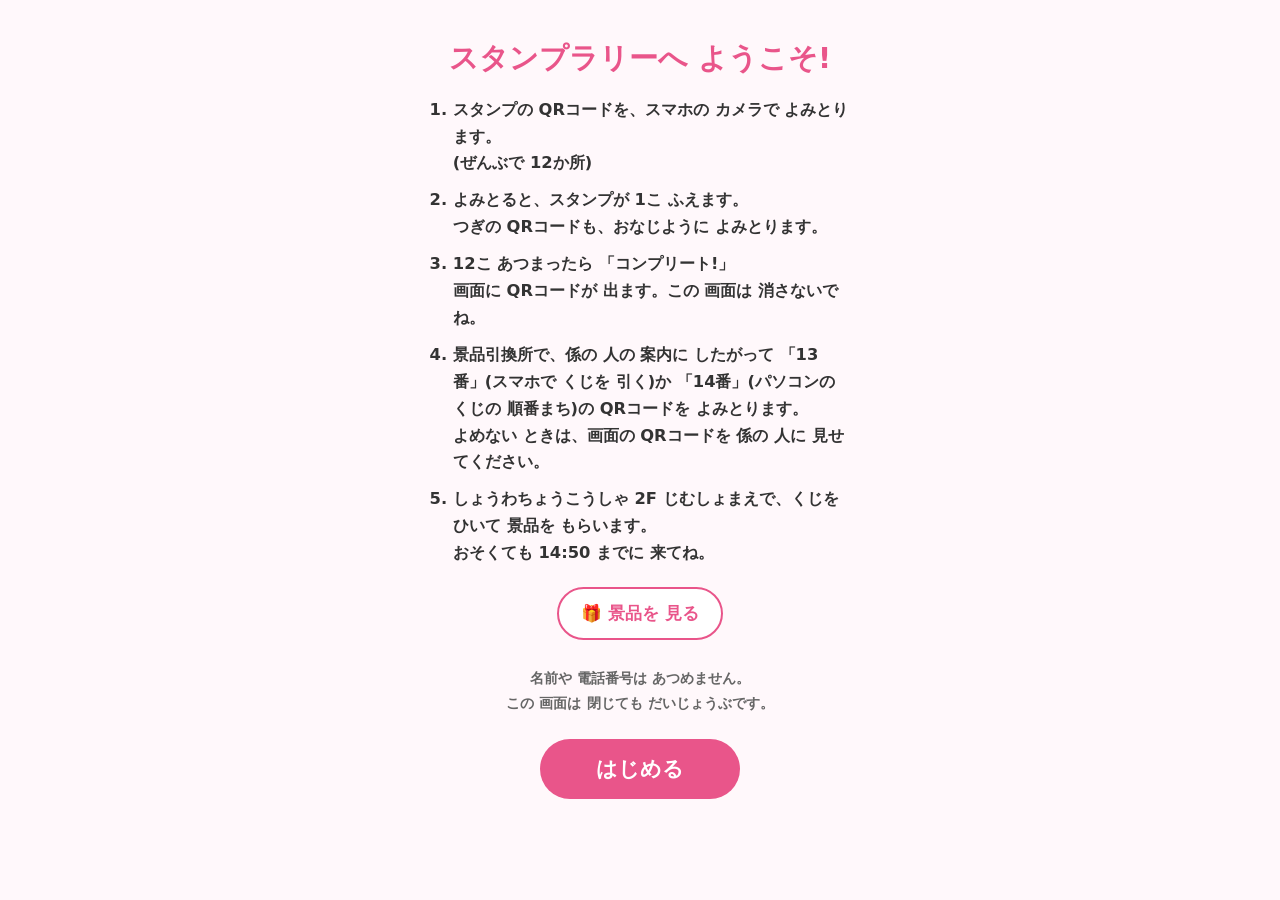
<file: index.html>
<!doctype html>
<html lang="ja">
<head>
  <meta charset="utf-8">
  <meta name="viewport" content="width=device-width, initial-scale=1">
  <title>カギフェス2026 スタンプラリー</title>
  <link rel="stylesheet" href="style.css">
</head>
<body>
<main class="app">
  <section id="introScreen" class="intro hidden">
    <h1>スタンプラリーへ ようこそ!</h1>
    <ol class="howto">
      <li><b>スタンプの QRコード</b>を、スマホの カメラで よみとります。<br>(ぜんぶで 12か所)</li>
      <li>よみとると、スタンプが 1こ ふえます。<br>つぎの QRコードも、おなじように よみとります。</li>
      <li><b>12こ あつまったら 「コンプリート!」</b><br>画面に QRコードが 出ます。この 画面は 消さないでね。</li>
      <li>景品引換所で、係の 人の 案内に したがって 「13番」(スマホで くじを 引く)か 「14番」(パソコンの くじの 順番まち)の QRコードを よみとります。<br>よめない ときは、画面の QRコードを 係の 人に 見せてください。</li>
      <li>しょうわちょうこうしゃ 2F じむしょまえで、くじを ひいて 景品を もらいます。<br><b>おそくても 14:50 までに</b> 来てね。</li>
    </ol>
    <p class="prize-link-wrap"><a class="prize-link" href="prizes.html">🎁 景品を 見る</a></p>
    <p class="intro-small">名前や 電話番号は あつめません。<br>この 画面は 閉じても だいじょうぶです。</p>
    <button id="introStart" class="start-btn" type="button">はじめる</button>
  </section>

  <section id="mainScreen">
    <header>
      <p class="eyebrow">カギフェス2026</p>
      <h1>スタンプラリー</h1>
    </header>

    <p class="prize-link-wrap"><a class="prize-link" href="prizes.html">🎁 景品を 見る</a></p>

    <section id="messageBox" class="message info">
      QRコードを よみとると、ここに スタンプが たまります。
    </section>

    <section id="noticeBox" class="notice hidden"></section>

    <section class="progress-card">
      <div class="progress-text">
        <span id="countText">0 / 12</span>
        <span id="completeText">スタンプを あつめよう</span>
      </div>
      <div class="progress-bar"><div id="progressBar" class="progress-fill"></div></div>
    </section>

    <section id="stampBoard" class="stamp-board"></section>

    <section id="queueArea" class="queue-area hidden"></section>

    <section id="completeArea" class="complete-area hidden">
      <h2>🎉 コンプリート! 🎉</h2>
      <p id="completeLead">しょうわちょうこうしゃ 2F じむしょまえへ、14:50までに 来てね。</p>
      <p id="participantDisplay" class="participant"></p>
      <div id="participantQrArea" class="participant-qr"></div>
      <p id="completeNote" class="note">景品引換所で、係の 人の 案内に したがって 「13番」(スマホで くじを 引く)か 「14番」(パソコンの くじの 順番まち)の QRコードを よみとります。よめない ときは、この QRコードを 係の 人に 見せてください。</p>
      <div class="visit-box">
        <p class="visit-title">景品引換所</p>
        <p class="visit-place">しょうわちょうこうしゃ<br>2F じむしょまえ</p>
        <p>こんざつを さけるため、<strong>時間を まもってください。</strong></p>
        <p>くじで 景品が きまります。景品が なくなったら おわりです。</p>
        <p class="visit-time"><strong>おそくても 14:50 までに</strong> 来てね。</p>
      </div>
    </section>

    <section id="closedArea" class="closed-area hidden">
      <h2>🎉 コンプリート! 🎉</h2>
      <p><strong>くじは おわりました。</strong></p>
      <p>ありがとうございました!</p>
    </section>

    <section id="finishedArea" class="finished-area hidden">
      <h2>くじの 受付は すみました</h2>
      <p>くじ引き機の 前では、係の 人の あんないに したがってね。<br>ありがとうございました!</p>
    </section>

    <details class="rule-box">
      <summary>やりかたを 見る</summary>
      <p>QRコードを よみとって、スタンプを あつめます。</p>
      <p>12こ あつめたら、しょうわちょうこうしゃ 2F じむしょまえで、くじを ひいて 景品を もらえます。おそくても 14:50 までに 来てね。</p>
      <p>名前、住所、電話番号、メールアドレスは あつめません。</p>
      <p>スタンプを よみとった 時間と、スタンプの 番号だけを きろくします。</p>
      <p>この 画面は 閉じても だいじょうぶです。でも、ブラウザの 履歴を 消すと、スタンプも 消えます。</p>
    </details>

    <footer class="footer">
      <p>スタンプを あつめた じょうきょうは、学園祭を よくするために きろくします。</p>
    </footer>
  </section>
</main>
<script src="vendor/qrcode.js"></script>
<script src="app.js"></script>
</body>
</html>
</file>
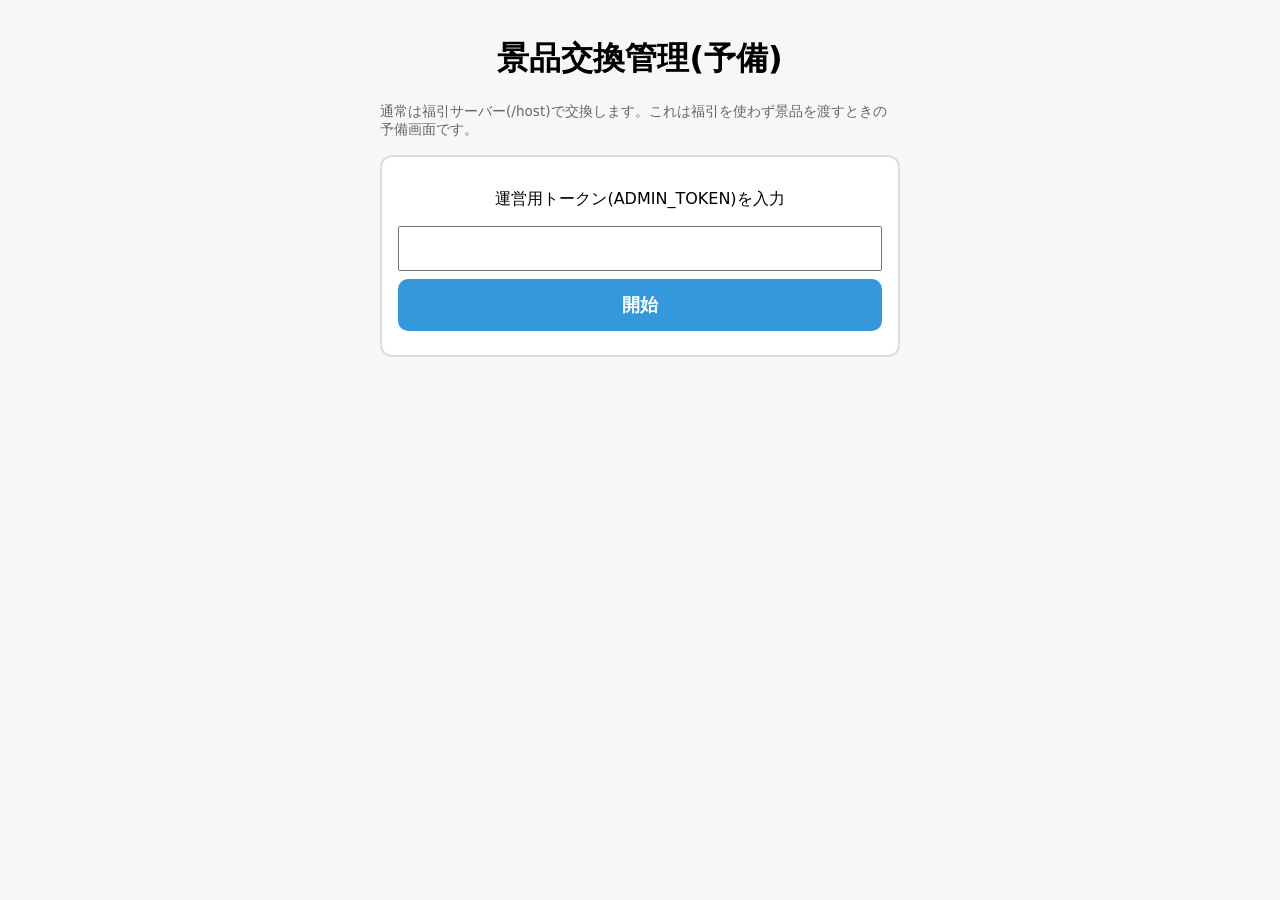
<file: admin.html>
<!doctype html>
<html lang="ja">
<head>
<meta charset="utf-8">
<meta name="viewport" content="width=device-width, initial-scale=1">
<title>景品交換管理(予備)</title>
<script src="vendor/html5-qrcode.min.js"></script>
<style>
body{font-family:system-ui,sans-serif;background:#f7f7f7;padding:16px;max-width:520px;margin:auto}
h1{text-align:center}
#reader{width:100%;max-width:420px;margin:auto}
.card{background:#fff;border-radius:12px;padding:16px;margin-top:16px;text-align:center;border:2px solid #ddd;word-break:break-all}
.ok{border-color:#2ecc71;background:#f0fff5}.ng{border-color:#e74c3c;background:#fff0f0}.warn{border-color:#f1c40f;background:#fffbea}
button{font-size:18px;padding:14px 18px;border-radius:10px;border:none;color:#fff;font-weight:bold;margin:8px 0;width:100%}
.go{background:#2ecc71}.scan{background:#3498db}
input{font-size:18px;padding:10px;width:100%;box-sizing:border-box}
</style>
</head>
<body>
<h1>景品交換管理(予備)</h1>
<p style="font-size:.85rem;color:#666">通常は福引サーバー(/host)で交換します。これは福引を使わず景品を渡すときの予備画面です。</p>
<div id="login" class="card">
  <p>運営用トークン(ADMIN_TOKEN)を入力</p>
  <input id="tok" type="password" autocomplete="off">
  <button class="scan" id="loginBtn">開始</button>
</div>
<div id="app" style="display:none">
  <div id="reader"></div>
  <div id="result" class="card">参加者のコンプリート画面のQRコードを読み取ってください。</div>
</div>
<script>
const GAS_URL = "https://script.google.com/macros/s/AKfycbzfduTsOl5TIlOUYcYxkKdWewy_4gAYL2tsRzO4XYi9xNWabrofhcsQz_HKOs1XlPtD7Q/exec";
let TOKEN = "", qr = null, busy = false, seq = 0;
const $ = id => document.getElementById(id);

function show(title, lines, cls, buttons) {
  const r = $("result");
  r.className = "card " + cls;
  r.textContent = "";
  const h = document.createElement("h2"); h.textContent = title; r.appendChild(h);
  (lines || []).forEach(t => { const p = document.createElement("p"); p.textContent = t; r.appendChild(p); });
  (buttons || []).forEach(b => {
    const el = document.createElement("button");
    el.className = b.cls; el.textContent = b.text; el.onclick = b.fn; r.appendChild(el);
  });
}
function gas(params) {
  return new Promise((resolve, reject) => {
    const name = "__a" + (++seq);
    const s = document.createElement("script");
    const end = () => { delete window[name]; s.remove(); };
    const t = setTimeout(() => { end(); reject(new Error("timeout")); }, 12000);
    window[name] = res => { clearTimeout(t); end(); resolve(res); };
    s.onerror = () => { clearTimeout(t); end(); reject(new Error("net")); };
    const u = new URL(GAS_URL);
    Object.entries({ ...params, token: TOKEN, callback: name }).forEach(([k, v]) => u.searchParams.set(k, v));
    s.src = u.toString();
    document.body.appendChild(s);
  });
}
function next() { busy = false; try { qr.resume(); } catch (e) {} }

async function onScan(text) {
  if (busy) return;
  busy = true;
  try { qr.pause(true); } catch (e) {}
  const pid = String(text).trim();
  show("確認中...", [pid], "warn");
  let res;
  try { res = await gas({ action: "checkPrize", participantId: pid }); }
  catch (e) { show("GASに接続できません", ["通信を確認してください。"], "ng", [{ cls: "scan", text: "次を読み取る", fn: next }]); return; }
  if (res && res.error === "token") { show("トークンが違います", ["ADMIN_TOKEN を確認してください。"], "ng", [{ cls: "scan", text: "次を読み取る", fn: next }]); return; }
  const r = res && res.result;
  if (r === "OK") {
    show("交換OK", [pid, "景品を渡す前に押してください。"], "ok", [{ cls: "go", text: "交換済みにする", fn: async () => {
      try {
        const c = await gas({ action: "claimPrize", participantId: pid, mode: "normal" });
        if (c && c.result === "OK") show("記録しました", ["景品をお渡しください。"], "ok", [{ cls: "scan", text: "次を読み取る", fn: next }]);
        else show("記録できませんでした", [String(c && c.result)], "ng", [{ cls: "scan", text: "次を読み取る", fn: next }]);
      } catch (e) { show("通信エラー", ["もう一度読み取って確認してください。"], "ng", [{ cls: "scan", text: "次を読み取る", fn: next }]); }
    } }, { cls: "scan", text: "やめる", fn: next }]);
  } else if (r === "DUPLICATE") show("交換済み", [pid, "すでに景品を渡しています。"], "ng", [{ cls: "scan", text: "次を読み取る", fn: next }]);
  else if (r === "NOT_COMPLETE") show("未コンプリート", [pid], "ng", [{ cls: "scan", text: "次を読み取る", fn: next }]);
  else if (r === "UNKNOWN_ID") show("記録なし", [pid, "送信が届いていない可能性があります。画面で12個そろっているか確認してください。"], "warn", [{ cls: "scan", text: "次を読み取る", fn: next }]);
  else show("確認できません", [String(r)], "ng", [{ cls: "scan", text: "次を読み取る", fn: next }]);
}

$("loginBtn").onclick = () => {
  TOKEN = $("tok").value.trim();
  if (!TOKEN) return;
  $("login").style.display = "none";
  $("app").style.display = "block";
  qr = new Html5Qrcode("reader");
  qr.start({ facingMode: "environment" }, { fps: 10, qrbox: 250 }, onScan, () => {})
    .catch(() => show("カメラを起動できません", ["カメラの許可を確認してください。"], "ng"));
};
</script>
</body>
</html>
</file>
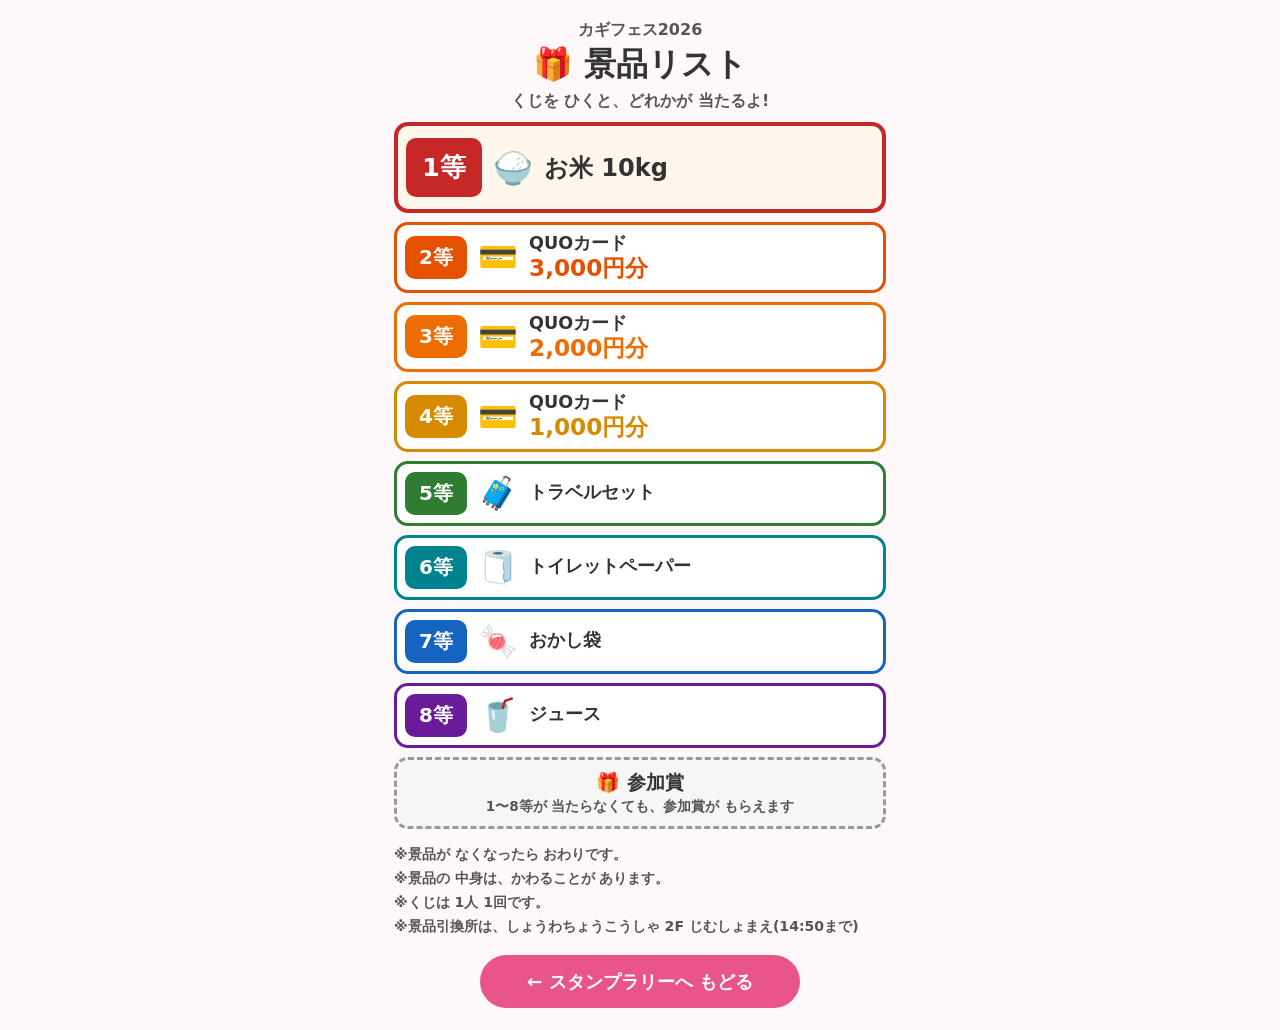
<file: prizes.html>
<!doctype html>
<html lang="ja">
<head>
  <meta charset="utf-8">
  <meta name="viewport" content="width=device-width, initial-scale=1">
  <title>カギフェス2026 景品リスト</title>
  <link rel="stylesheet" href="style.css">
  <style>
    .pz-head{text-align:center;margin:6px 0 10px}
    .pz-head .eyebrow{margin:0}
    .pz-head h1{margin:2px 0 4px;font-size:2rem}
    .pz-head p{margin:0;font-weight:bold;color:#555}
    .pz{display:flex;align-items:center;gap:10px;background:#fff;border:3px solid var(--c);border-radius:14px;padding:8px 12px 8px 8px;margin:0 0 9px}
    .pz .lv{background:var(--c);color:#fff;font-weight:900;border-radius:10px;min-width:62px;text-align:center;padding:8px 0;font-size:1.25rem}
    .pz .em{font-size:2rem;width:42px;text-align:center}
    .pz .nm{flex:1;font-weight:900;font-size:1.1rem;line-height:1.25}
    .pz .nm b{display:block;color:var(--c);font-size:1.45rem;line-height:1.15}
    .pz.top{border-width:4px;background:#fff6ec;padding:12px 12px 12px 8px}
    .pz.top .lv{font-size:1.6rem;min-width:76px;padding:12px 0}
    .pz.top .nm{font-size:1.5rem}
    .pz-part{border:3px dashed #999;border-radius:14px;background:#f6f6f6;text-align:center;padding:10px;font-weight:900;font-size:1.2rem;margin-bottom:12px}
    .pz-part small{display:block;font-size:.85rem;color:#555;margin-top:2px}
    .pz-note{font-size:.88rem;color:#555;line-height:1.7;font-weight:600}
    .pz-back{display:block;text-align:center;margin:16px auto 8px;padding:14px;max-width:320px;font-size:1.15rem;font-weight:800;color:#fff;background:var(--pink);border-radius:40px;text-decoration:none}
  </style>
</head>
<body>
<main class="app">
  <header class="pz-head">
    <p class="eyebrow">カギフェス2026</p>
    <h1>🎁 景品リスト</h1>
    <p>くじを ひくと、どれかが 当たるよ!</p>
  </header>

  <div class="pz top" style="--c:#c62828"><div class="lv">1等</div><div class="em">🍚</div><div class="nm">お米 10kg</div></div>
  <div class="pz" style="--c:#e65100"><div class="lv">2等</div><div class="em">💳</div><div class="nm">QUOカード<b>3,000円分</b></div></div>
  <div class="pz" style="--c:#ef6c00"><div class="lv">3等</div><div class="em">💳</div><div class="nm">QUOカード<b>2,000円分</b></div></div>
  <div class="pz" style="--c:#d68a00"><div class="lv">4等</div><div class="em">💳</div><div class="nm">QUOカード<b>1,000円分</b></div></div>
  <div class="pz" style="--c:#2e7d32"><div class="lv">5等</div><div class="em">🧳</div><div class="nm">トラベルセット</div></div>
  <div class="pz" style="--c:#00838f"><div class="lv">6等</div><div class="em">🧻</div><div class="nm">トイレットペーパー</div></div>
  <div class="pz" style="--c:#1565c0"><div class="lv">7等</div><div class="em">🍬</div><div class="nm">おかし袋</div></div>
  <div class="pz" style="--c:#6a1b9a"><div class="lv">8等</div><div class="em">🥤</div><div class="nm">ジュース</div></div>

  <div class="pz-part">🎁 参加賞<small>1〜8等が 当たらなくても、参加賞が もらえます</small></div>

  <p class="pz-note">※景品が なくなったら おわりです。<br>※景品の 中身は、かわることが あります。<br>※くじは 1人 1回です。<br>※景品引換所は、しょうわちょうこうしゃ 2F じむしょまえ(14:50まで)</p>

  <a class="pz-back" href="./">← スタンプラリーへ もどる</a>
</main>
</body>
</html>
</file>
<file: style.css>
/* 学園祭Webスタンプラリー(12か所版) */
:root{--pink:#e9558a;--pink-soft:#ff7aa8;--line:#ffd3e2;--bg:#fff8fb}
*{box-sizing:border-box}
body{margin:0;font-family:system-ui,-apple-system,"Hiragino Sans","Yu Gothic",sans-serif;background:var(--bg);color:#333;-webkit-text-size-adjust:100%}
.app{width:min(100%,520px);margin:0 auto;padding:14px}
.hidden{display:none!important}

.intro{min-height:90vh;display:flex;flex-direction:column;align-items:center;justify-content:center;text-align:center;font-weight:bold;color:var(--pink);padding:8px 4px}
.intro h1{font-size:1.8rem}
.intro p{font-size:1.25rem;line-height:1.7}

.eyebrow{margin:0;color:var(--pink);font-weight:bold}
h1{margin:0 0 12px;font-size:1.8rem}

.message,.progress-card,.rule-box,.notice{background:#fff;border:2px solid var(--line);border-radius:14px;padding:12px;margin-bottom:12px;font-weight:bold}
.notice{background:#fff8e8;border-color:#ffd16f}
.notice.high{background:#fff0f0;border-color:#ff8c8c}
.message.success{background:#f0fff5;border-color:#9be3b5}
.message.warning{background:#fff8e8;border-color:#ffd16f}
.message.error{background:#ffecec;border-color:#ff8c8c}

.progress-text{display:flex;justify-content:space-between;align-items:baseline;font-weight:bold;margin-bottom:8px}
#countText{color:var(--pink);font-size:1.4rem}
.progress-bar{height:14px;background:#ffe2ec;border-radius:20px;overflow:hidden}
.progress-fill{height:100%;width:0%;background:var(--pink-soft);transition:width .5s}

/* 12か所: 3列 x 4行 */
.stamp-board{display:grid;grid-template-columns:repeat(3,1fr);gap:10px}
.stamp-slot{aspect-ratio:1/1;min-height:96px;border:2px dashed #e5d4dc;border-radius:16px;background:#fff;display:flex;flex-direction:column;justify-content:center;align-items:center;padding:4px}
.stamp-slot.empty::before{content:attr(data-number);color:#ccb8c2;font-weight:bold;font-size:1.5rem}
.stamp-slot img{width:72%;max-width:100px;height:auto}
.stamp-time{margin-top:2px;font-size:.68rem;line-height:1.2;color:#555;font-weight:bold;text-align:center}
.stamp-slot.pop img{animation:pop .6s ease-out}
@keyframes pop{0%{transform:scale(2.2) rotate(-12deg);opacity:0}60%{transform:scale(.9) rotate(3deg);opacity:1}100%{transform:none}}

.complete-area,.finished-area,.closed-area{margin-top:16px;padding:18px;background:#fff;border-radius:18px;text-align:center}
.complete-area{border:3px solid #ffd166}
.closed-area{border:3px solid var(--line)}
.finished-area{border:3px solid #9be3b5}
.complete-area h2,.closed-area h2,.finished-area h2{margin:0 0 8px}
.participant-qr svg,.participant-qr canvas{width:min(70vw,260px);height:auto;background:#fff;padding:6px;border-radius:8px}
.participant-qr .qr-id{font-size:.72rem;word-break:break-all;color:#777;margin:6px 0 0}
.note,.participant{color:var(--pink);font-weight:bold}
.participant{font-size:.8rem;word-break:break-all}
.footer{font-size:.8rem;color:#777}
summary{cursor:pointer;color:var(--pink)}
#participantDisplay{display:none}

.queue-area{margin-top:16px;padding:18px;background:#fff;border:3px solid #4cc9f0;border-radius:18px;text-align:center}
.queue-area h2{margin:0 0 8px}
.queue-no{font-size:2.2rem;font-weight:800;margin:6px 0}
.queue-again{margin-top:10px;padding:10px 14px;border:0;border-radius:12px;background:#eee;font-size:.9rem}

.visit-box{margin-top:14px;padding:14px;background:#fff8e1;border:2px dashed #e8a100;border-radius:14px;text-align:center;line-height:1.6}
.visit-box p{margin:2px 0}
.visit-title{font-size:.85rem;color:#8a5a00;font-weight:700}
.visit-place{font-size:1.25rem;font-weight:800}
.visit-time{font-size:1.15rem;color:#c2185b}

.howto{text-align:left;font-size:1.02rem;line-height:1.65;color:#333;max-width:420px;padding-left:1.4em;margin:6px 0}
.howto li{margin-bottom:10px}
.intro-small{font-size:.9rem!important;color:#666;font-weight:600}
.start-btn{margin-top:10px;padding:16px 56px;font-size:1.3rem;font-weight:800;color:#fff;background:var(--pink);border:0;border-radius:40px}

/* 景品リストへのリンク */
.prize-link-wrap{text-align:center;margin:4px 0 12px}
.prize-link{display:inline-block;padding:10px 22px;font-weight:800;font-size:1.05rem;color:var(--pink);background:#fff;border:2px solid var(--pink);border-radius:30px;text-decoration:none}
</file>
